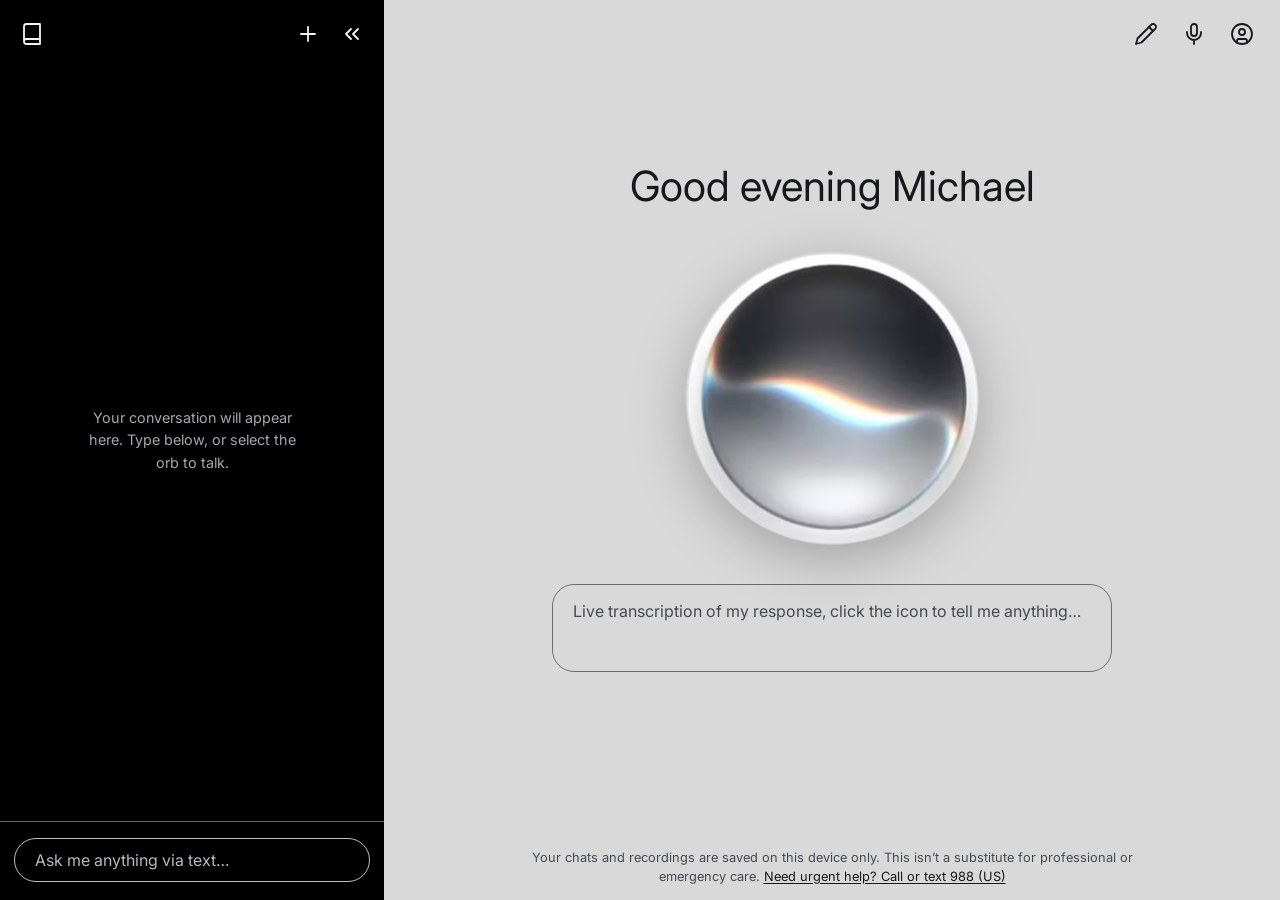
<file: web/index.html>
<!DOCTYPE html>
<html lang="en">
<head>
  <meta charset="UTF-8">
  <meta name="viewport" content="width=device-width, initial-scale=1, viewport-fit=cover">
  <title>AI Counselor</title>
  <link rel="preconnect" href="https://fonts.googleapis.com">
  <link rel="preconnect" href="https://fonts.gstatic.com" crossorigin>
  <link href="https://fonts.googleapis.com/css2?family=Inter:wght@400;500;600&display=swap" rel="stylesheet">
  <link rel="stylesheet" href="style.css">
</head>
<body data-mic-locked="false">

  <div id="app" class="app">

    <!-- ============ Chat panel (left) ============ -->
    <aside id="chat-panel" class="chat-panel" aria-label="Conversation">
      <div class="chat-inner">
        <header class="chat-head">
          <button id="history-btn" class="icon-btn" type="button"
                  aria-label="Show history" aria-controls="history" aria-expanded="false">
            <svg viewBox="0 0 24 24" aria-hidden="true"><path d="M4 19.5v-15A2.5 2.5 0 0 1 6.5 2H20v20H6.5a2.5 2.5 0 0 1 0-5H20"/></svg>
          </button>
          <div class="chat-head-actions">
            <button id="new-chat" class="icon-btn" type="button" aria-label="Start a new chat">
              <svg viewBox="0 0 24 24" aria-hidden="true"><path d="M12 5v14M5 12h14"/></svg>
            </button>
            <button id="chat-collapse" class="icon-btn" type="button" aria-label="Minimize chat">
              <svg viewBox="0 0 24 24" aria-hidden="true"><path d="m11 17-5-5 5-5M18 17l-5-5 5-5"/></svg>
            </button>
          </div>
        </header>

        <div id="thread" class="thread" role="log" aria-label="Messages"></div>

        <div class="chat-compose">
          <input id="message" type="text" placeholder="Ask me anything via text…"
                 aria-label="Type a message and press Enter to send"
                 autocomplete="off" enterkeyhint="send">
        </div>
      </div>
    </aside>

    <!-- Drag to resize (mouse, touch, or Left/Right arrow keys) -->
    <div id="resizer" class="resizer" role="separator" aria-orientation="vertical"
         aria-label="Resize chat panel" aria-controls="chat-panel"
         aria-valuemin="15" aria-valuemax="60" aria-valuenow="30" tabindex="0"></div>

    <!-- Mobile only: tap outside the chat panel to close it -->
    <div id="chat-scrim" class="chat-scrim"></div>

    <!-- ============ Stage (right) ============ -->
    <section id="stage" class="stage" aria-label="Talk">
      <div class="topbar">
        <button id="chat-toggle" class="icon-btn" type="button"
                aria-label="Open chat" aria-controls="chat-panel" aria-expanded="false">
          <svg viewBox="0 0 24 24" aria-hidden="true"><path d="M21 15a2 2 0 0 1-2 2H7l-4 4V5a2 2 0 0 1 2-2h14a2 2 0 0 1 2 2z"/></svg>
        </button>

        <div class="top-actions">
          <button id="bg-btn" class="icon-btn" type="button"
                  aria-label="Change background" aria-expanded="false" aria-controls="bg-panel">
            <svg viewBox="0 0 24 24" aria-hidden="true"><path d="M17 3a2.85 2.83 0 1 1 4 4L7.5 20.5 2 22l1.5-5.5Z"/><path d="m15 5 4 4"/></svg>
          </button>

          <button id="mic-lock" class="icon-btn mic-lock" type="button" role="switch" aria-checked="true"
                  aria-label="Allow microphone in this app"
                  title="Microphone is on. Select to turn it off for this app.">
            <svg class="icon-mic-on" viewBox="0 0 24 24" aria-hidden="true"><rect x="9" y="2" width="6" height="12" rx="3"/><path d="M19 10v1a7 7 0 0 1-14 0v-1M12 18v4"/></svg>
            <svg class="icon-mic-off" viewBox="0 0 24 24" aria-hidden="true"><path d="M15 9.3V5a3 3 0 0 0-5.9-.8M9 9v2a3 3 0 0 0 5.1 2.1M19 10v1a7 7 0 0 1-1.1 3.8M5 10v1a7 7 0 0 0 11.3 5.5M12 18v4M2 2l20 20"/></svg>
          </button>

          <button id="profile-btn" class="icon-btn" type="button" aria-disabled="true"
                  aria-label="Account and settings (coming soon)" title="Account and settings (coming soon)">
            <svg viewBox="0 0 24 24" aria-hidden="true"><circle cx="12" cy="12" r="10"/><circle cx="12" cy="10" r="3"/><path d="M7 20.662V19a2 2 0 0 1 2-2h6a2 2 0 0 1 2 2v1.662"/></svg>
          </button>
        </div>

        <div id="bg-panel" class="popover" role="dialog" aria-label="Background" hidden>
          <p class="pop-title">Background</p>
          <div id="bg-swatches" class="swatches"></div>
          <label class="color-row">
            <span>Custom color</span>
            <input id="bg-color" type="color" value="#d9d9d9">
          </label>
          <div class="pop-actions">
            <button id="bg-upload" class="btn" type="button">Upload image</button>
            <button id="bg-reset" class="btn" type="button">Reset</button>
          </div>
          <input id="bg-file" type="file" accept="image/png,image/jpeg,image/webp,image/gif" hidden>
          <p id="bg-note" class="pop-note" role="status">Your background is saved on this device only.</p>
        </div>
      </div>

      <main class="stage-main" data-user-name="Michael">
        <h1 id="greeting" class="greeting">Hello Michael</h1>

        <button id="mic" class="orb" type="button" aria-pressed="false" aria-label="Start recording">
          <img src="orb.png" alt="" width="300" height="300" draggable="false">
        </button>

        <div id="transcript" class="transcript is-placeholder">Live transcription of my response, click the icon to tell me anything…</div>
        <p id="status" class="status" role="status" aria-live="polite"></p>
      </main>

      <footer class="stage-foot">
        <p>Your chats and recordings are saved on this device only. This isn’t a substitute for professional or emergency care.
          <a href="https://988lifeline.org" target="_blank" rel="noopener">Need urgent help? Call or text 988 (US)</a></p>
      </footer>
    </section>
  </div>

  <!-- ============ History drawer ============ -->
  <div id="backdrop" class="backdrop"></div>
  <aside id="history" class="drawer" aria-label="History" aria-hidden="true" inert>
    <header class="drawer-head">
      <h2>History</h2>
      <div class="drawer-head-actions">
        <button id="export-btn" class="icon-btn" type="button" aria-label="Export history as a file" title="Export history">
          <svg viewBox="0 0 24 24" aria-hidden="true"><path d="M21 15v4a2 2 0 0 1-2 2H5a2 2 0 0 1-2-2v-4M7 10l5 5 5-5M12 15V3"/></svg>
        </button>
        <button id="history-close" class="icon-btn" type="button" aria-label="Close history">
          <svg viewBox="0 0 24 24" aria-hidden="true"><path d="M18 6 6 18M6 6l12 12"/></svg>
        </button>
      </div>
    </header>

    <div class="tabs" role="tablist" aria-label="History type">
      <button id="tab-chats" class="tab" type="button" role="tab" aria-selected="true" aria-controls="history-list">Chats</button>
      <button id="tab-recordings" class="tab" type="button" role="tab" aria-selected="false" aria-controls="history-list">Recordings</button>
    </div>

    <ul id="history-list" class="history-list" role="tabpanel"></ul>

    <p id="drawer-note" class="drawer-note" role="status"></p>
    <footer class="drawer-foot">
      <button id="edit-btn" class="btn" type="button">Edit</button>
      <button id="clear-btn" class="btn btn-danger" type="button">Clear all history</button>
    </footer>
  </aside>

  <script src="ui.js"></script>
  <script src="script.js"></script>
</body>
</html>
</file>
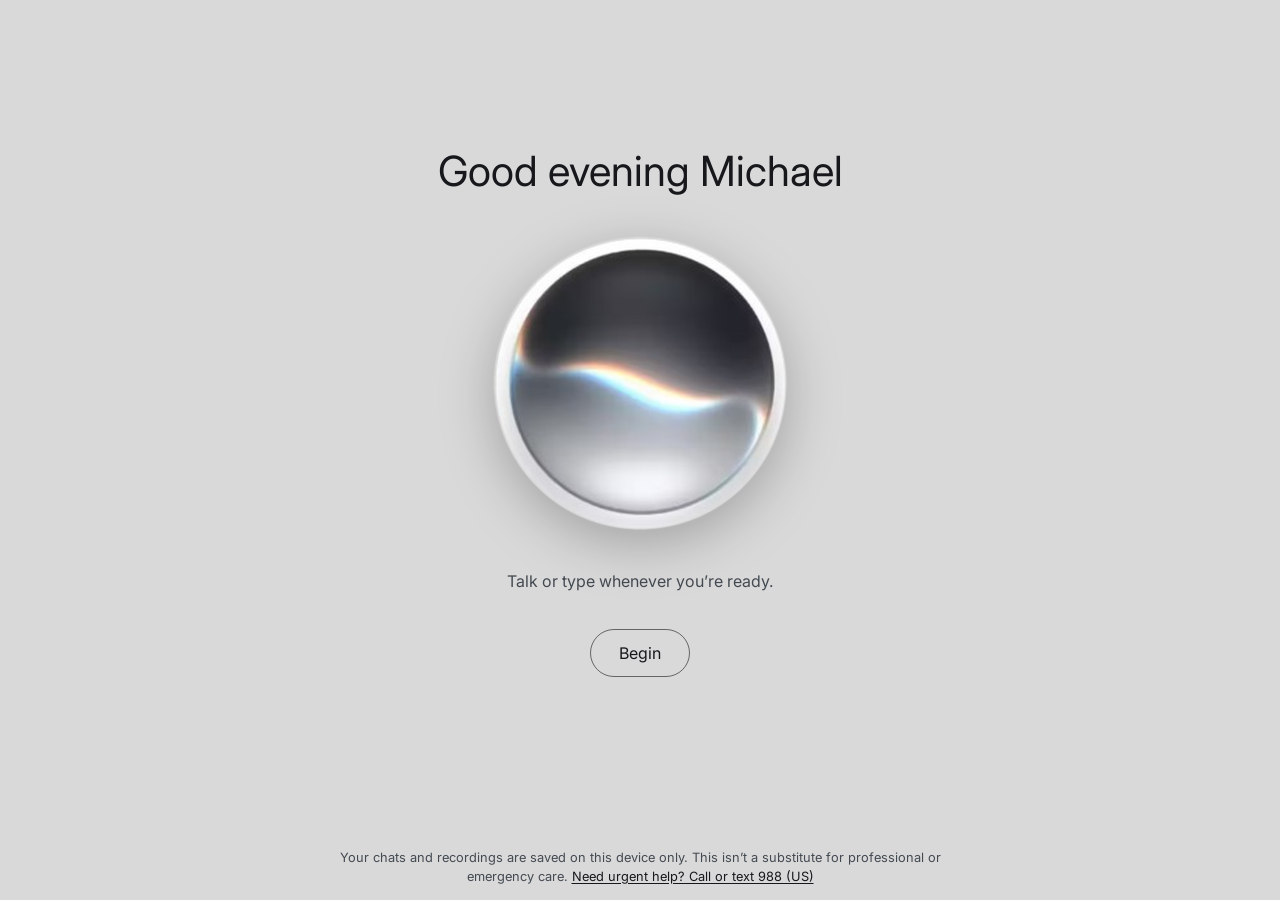
<file: web/homepage.html>
<!DOCTYPE html>
<html lang="en">
<head>
  <meta charset="UTF-8">
  <meta name="viewport" content="width=device-width, initial-scale=1, viewport-fit=cover">
  <title>Welcome · AI Counselor</title>
  <link rel="preconnect" href="https://fonts.googleapis.com">
  <link rel="preconnect" href="https://fonts.gstatic.com" crossorigin>
  <link href="https://fonts.googleapis.com/css2?family=Inter:wght@400;500;600&display=swap" rel="stylesheet">
  <link rel="stylesheet" href="style.css">
</head>
<body class="home">

  <!-- Same stage as the counselor page, so a saved background carries over -->
  <section id="stage" class="stage" aria-label="Welcome">
    <main class="stage-main" data-user-name="Michael">
      <h1 id="greeting" class="greeting">Hello Michael</h1>

      <a class="orb" href="index.html" aria-label="Begin a conversation">
        <img src="orb.png" alt="" width="300" height="300" draggable="false">
      </a>

      <p class="home-lead">Talk or type whenever you’re ready.</p>
      <a class="home-start" href="index.html">Begin</a>
    </main>

    <footer class="stage-foot">
      <p>Your chats and recordings are saved on this device only. This isn’t a substitute for professional or emergency care.
        <a href="https://988lifeline.org" target="_blank" rel="noopener">Need urgent help? Call or text 988 (US)</a></p>
    </footer>
  </section>

  <script src="ui.js"></script>
</body>
</html>
</file>
<file: web/style.css>
/* =====================================================================
   AI Counselor — styles
   1. Design tokens            5. Orb, transcript, status (stage)
   2. Base                     6. Popover (background picker)
   3. App layout               7. History drawer
   4. Chat panel               8. Homepage
                               9. Responsive and reduced motion
   ===================================================================== */


/* ---------- 1. Design tokens ----------
   Light tokens are the default (used by the popover). The chat panel and the
   history drawer redefine them as dark, matching the prototype's black panel. */
:root {
  --bg: #f4f4f2;
  --surface: #ffffff;
  --text: #1f2328;
  --muted: #5d636b;
  --border: #d8d8d4;
  --accent: #0070e0;
  --danger: #c2255c;
  --shadow: 0 1px 2px rgba(0,0,0,.06), 0 12px 36px rgba(0,0,0,.18);

  --bubble-user: #0070e0;           /* white text on this is 4.8:1 */
  --bubble-assistant: #6a6d71;      /* white text on this is 5.3:1 */

  --chat-frac: .3;                  /* chat panel width as a fraction of the window (set by ui.js) */
  --font: "Inter", system-ui, -apple-system, "Segoe UI", Roboto, sans-serif;
}

.chat-panel,
.drawer {
  --bg: #1d1f22;
  --surface: #0e0f10;
  --text: #f3f3f1;
  --muted: #a3a7ae;
  --border: #2d3035;
  --accent: #4aa3ff;
  --danger: #ff8aa8;
  color-scheme: dark;
}


/* ---------- 2. Base ---------- */
*, *::before, *::after { box-sizing: border-box; }

html, body { height: 100%; }

body {
  margin: 0;
  background: #000;
  color: var(--text);
  font-family: var(--font);
  -webkit-text-size-adjust: 100%;
}

button { font: inherit; }
[hidden] { display: none !important; }

.icon-btn {
  flex: none;
  position: relative;
  width: 44px;
  height: 44px;
  display: grid;
  place-items: center;
  padding: 0;
  border: 0;
  border-radius: 50%;
  background: transparent;
  color: var(--text);
  cursor: pointer;
  transition: background .2s ease, color .2s ease, opacity .2s ease;
  -webkit-tap-highlight-color: transparent;
}
.icon-btn:hover:not(:disabled) { background: color-mix(in srgb, currentColor 12%, transparent); }
.icon-btn:focus-visible { outline: 2px solid var(--accent); outline-offset: 2px; }
.icon-btn:disabled { opacity: .4; cursor: not-allowed; }
.icon-btn svg {
  width: 24px;
  height: 24px;
  fill: none;
  stroke: currentColor;
  stroke-width: 1.8;
  stroke-linecap: round;
  stroke-linejoin: round;
}

.btn {
  flex: 1;
  min-height: 44px;
  padding: 10px 14px;
  border: 1px solid var(--border);
  border-radius: 999px;
  background: transparent;
  color: var(--text);
  font-size: .9rem;
  cursor: pointer;
  transition: background .2s ease, border-color .2s ease, opacity .2s ease;
}
.btn:hover:not(:disabled) { background: var(--bg); }
.btn:focus-visible { outline: 2px solid var(--accent); outline-offset: 2px; }
.btn:disabled { opacity: .4; cursor: not-allowed; }
.btn-danger { color: var(--danger); border-color: color-mix(in srgb, var(--danger) 45%, var(--border)); }
.btn-danger:hover:not(:disabled) { background: color-mix(in srgb, var(--danger) 12%, transparent); }


/* ---------- 3. App layout: chat panel | divider | stage ---------- */
.app {
  display: flex;
  height: 100vh;
  height: 100svh;
  width: 100%;
  overflow: hidden;
}

.chat-panel {
  position: relative;
  flex: none;
  width: calc(var(--chat-frac) * 100vw);
  background: #000;
  color: var(--text);
  overflow: hidden;
  transition: width .28s ease;
}
.app.chat-collapsed .chat-panel { width: 0; }
.app.resizing .chat-panel { transition: none; }
.app.resizing { cursor: col-resize; user-select: none; -webkit-user-select: none; }
.app.will-collapse .chat-panel { opacity: .45; }

/* The divider sits on the seam between the panels */
.resizer {
  position: relative;
  flex: none;
  width: 12px;
  margin: 0 -6px;
  z-index: 6;
  cursor: col-resize;
  touch-action: none;
}
.resizer::after {
  content: "";
  position: absolute;
  top: 50%;
  left: 50%;
  width: 4px;
  height: 56px;
  border-radius: 4px;
  transform: translate(-50%, -50%);
  background: rgba(255,255,255,.55);
  box-shadow: 0 0 0 1px rgba(0,0,0,.25);
  opacity: 0;
  transition: opacity .2s ease;
}
.resizer:hover::after,
.resizer:focus-visible::after,
.app.resizing .resizer::after { opacity: 1; }
.resizer:focus-visible { outline: 2px solid #4aa3ff; outline-offset: -2px; }

.chat-scrim { display: none; }

.stage {
  --stage-bg: #d9d9d9;
  --fg: #16181c;
  --fg-muted: #444a52;
  --stage-danger: #c4122f;
  --stage-card: rgba(255,255,255,.55);

  position: relative;
  flex: 1;
  min-width: 0;
  display: flex;
  flex-direction: column;
  overflow-x: hidden;
  overflow-y: auto;
  color: var(--fg);
  background-color: var(--stage-bg);
  /* the first layer is a soft wash that keeps text readable over photos */
  background-image: linear-gradient(var(--stage-scrim, transparent), var(--stage-scrim, transparent)), var(--stage-image, none);
  background-size: cover;
  background-position: center;
  transition: background-color .3s ease;
}
.stage[data-bg="dark"] {
  --fg: #f6f6f4;
  --fg-muted: #cfd2d7;
  --stage-danger: #ff8f9f;
  --stage-card: rgba(0,0,0,.4);
}
.stage.has-image { --stage-scrim: rgba(255,255,255,.3); }
.stage.has-image[data-bg="dark"] { --stage-scrim: rgba(0,0,0,.38); }

.topbar {
  position: relative;
  z-index: 4;
  flex: none;
  display: flex;
  align-items: center;
  justify-content: space-between;
  min-height: 68px;
  padding: calc(12px + env(safe-area-inset-top, 0px)) 16px 12px;
}
.top-actions { display: flex; align-items: center; gap: 4px; margin-left: auto; }
.stage .icon-btn { color: var(--fg); }
.stage .icon-btn:focus-visible { outline-color: var(--fg); }

/* The chat button only appears while the chat is minimized */
.app:not(.chat-collapsed) #chat-toggle { display: none; }

.stage-main {
  flex: 1;
  min-height: 0;
  display: flex;
  flex-direction: column;
  align-items: center;
  justify-content: center;
  gap: clamp(18px, 4vh, 40px);
  padding: 4px 20px 20px;
}

.greeting {
  margin: 0;
  max-width: 100%;
  font-size: clamp(1.6rem, 3.3vw, 2.6rem);
  font-weight: 400;
  line-height: 1.2;
  text-align: center;
  overflow-wrap: anywhere;
}

.stage-foot {
  flex: none;
  padding: 8px 20px calc(14px + env(safe-area-inset-bottom, 0px));
  text-align: center;
  font-size: .8rem;
  line-height: 1.5;
  color: var(--fg-muted);
}
.stage-foot p { max-width: 640px; margin: 0 auto; }
.stage-foot a { color: var(--fg); text-underline-offset: 2px; }
.stage-foot a:focus-visible { outline: 2px solid var(--fg); outline-offset: 2px; border-radius: 3px; }

/* Microphone lock: red and crossed out when off */
.mic-lock .icon-mic-off { display: none; }
.mic-lock.is-off .icon-mic-on { display: none; }
.mic-lock.is-off .icon-mic-off { display: block; }
.stage .mic-lock.is-off { color: var(--stage-danger); }
.mic-lock.nudge { animation: nudge .6s ease; }
@keyframes nudge {
  0%, 100% { transform: none; }
  20%, 60% { transform: translateX(-4px); }
  40%, 80% { transform: translateX(4px); }
}


/* ---------- 4. Chat panel ---------- */
.chat-inner {
  width: calc(var(--chat-frac) * 100vw);   /* fixed, so content clips instead of reflowing while it animates */
  height: 100%;
  display: flex;
  flex-direction: column;
  padding-top: env(safe-area-inset-top, 0px);
  padding-bottom: env(safe-area-inset-bottom, 0px);
}

.chat-head {
  flex: none;
  display: flex;
  align-items: center;
  justify-content: space-between;
  padding: 12px 10px 4px;
}
.chat-head-actions { display: flex; align-items: center; }

.thread {
  flex: 1;
  min-height: 0;
  display: flex;
  flex-direction: column;
  gap: 12px;
  padding: 12px 14px;
  overflow-y: auto;
  overscroll-behavior: contain;
}
.thread-empty {
  margin: auto;
  padding: 0 12px;
  max-width: 28ch;
  text-align: center;
  font-size: .9rem;
  line-height: 1.55;
  color: var(--muted);
}

.bubble {
  width: fit-content;
  max-width: 88%;
  padding: 12px 18px;
  border-radius: 22px;
  color: #fff;
  font-size: .95rem;
  line-height: 1.45;
  overflow-wrap: anywhere;
  white-space: pre-wrap;
  animation: bubble-in .25s ease;
}
.bubble-user { align-self: flex-end; background: var(--bubble-user); border-bottom-right-radius: 7px; }
.bubble-assistant { align-self: flex-start; background: var(--bubble-assistant); border-bottom-left-radius: 7px; }
.bubble-voice { display: inline-flex; align-items: center; gap: 8px; }
.bubble-voice svg { width: 18px; height: 18px; flex: none; fill: none; stroke: currentColor; stroke-width: 1.8; stroke-linecap: round; stroke-linejoin: round; }
@keyframes bubble-in { from { opacity: 0; transform: translateY(6px); } }

.chat-compose {
  flex: none;
  padding: 16px 14px 18px;
  border-top: 1px solid rgba(255,255,255,.4);
}
.chat-compose input {
  width: 100%;
  min-height: 44px;
  padding: 10px 20px;
  border: 1px solid rgba(255,255,255,.75);
  border-radius: 999px;
  background: transparent;
  color: #fff;
  font: inherit;
  font-size: 1rem;           /* 16px stops iOS from zooming the page on focus */
  transition: border-color .2s ease, box-shadow .2s ease;
}
.chat-compose input::placeholder { color: #b4b8bf; }
.chat-compose input:focus-visible { outline: none; border-color: var(--accent); box-shadow: 0 0 0 2px var(--accent); }


/* ---------- 5. Orb, transcript, status ---------- */
.orb {
  --orb-size: clamp(170px, 36vmin, 300px);
  flex: none;
  width: var(--orb-size);
  height: var(--orb-size);
  padding: 0;
  border: 0;
  border-radius: 50%;
  background: none;
  cursor: pointer;
  filter: drop-shadow(0 14px 26px rgba(0,0,0,.25));
  transition: transform .4s cubic-bezier(.3,.7,.2,1), filter .3s ease, opacity .3s ease;
  -webkit-tap-highlight-color: transparent;
}
.orb img {
  display: block;
  width: 100%;
  height: 100%;
  border-radius: 50%;
  pointer-events: none;
  user-select: none;
  -webkit-user-drag: none;
}
.orb:hover { transform: scale(1.03); }
.orb:active { transform: scale(.97); }
.orb:focus-visible { outline: 3px solid var(--fg); outline-offset: 8px; }

/* Recording: the orb shrinks. Its layout box stays the same so nothing jumps. */
.orb.listening,
.orb.listening:hover,
.orb.listening:active { transform: scale(.66); }

/* Microphone locked: the orb looks switched off */
body[data-mic-locked="true"] .orb { filter: grayscale(1) drop-shadow(0 14px 26px rgba(0,0,0,.2)); opacity: .55; }

.transcript {
  width: min(560px, 100%);
  min-height: 5.5rem;
  max-height: 30vh;
  padding: 14px 20px;
  border: 1px solid color-mix(in srgb, var(--fg) 55%, transparent);
  border-radius: 22px;
  color: var(--fg);
  font-size: 1rem;
  line-height: 1.5;
  text-align: left;
  overflow: auto;
  overflow-wrap: anywhere;
}
.transcript.is-placeholder { color: var(--fg-muted); }
.stage.has-image .transcript { background: var(--stage-card); }

.status {
  min-height: 2.8em;                 /* room for two lines so the layout never jumps */
  max-width: 560px;
  margin: calc(-1 * clamp(6px, 2vh, 20px)) 0 0;
  font-size: .9rem;
  line-height: 1.4;
  text-align: center;
  color: var(--fg-muted);
}


/* ---------- 6. Popover (background picker) ---------- */
.popover {
  position: absolute;
  top: calc(100% - 4px);
  right: 16px;
  width: min(300px, calc(100vw - 32px));
  padding: 16px;
  background: #fff;
  color: #1f2328;
  border: 1px solid #d8d8d4;
  border-radius: 16px;
  box-shadow: var(--shadow);
  z-index: 8;
  --bg: #f1f1ee;
}
.pop-title { margin: 0 0 12px; font-size: .95rem; font-weight: 600; }
.swatches { display: grid; grid-template-columns: repeat(6, 1fr); gap: 8px; }
.swatch {
  aspect-ratio: 1;
  min-height: 36px;
  padding: 0;
  border: 1px solid rgba(0,0,0,.25);
  border-radius: 50%;
  background: var(--c);
  cursor: pointer;
}
.swatch:hover { transform: scale(1.06); }
.swatch:focus-visible { outline: 2px solid var(--accent); outline-offset: 2px; }
.swatch[aria-pressed="true"] { outline: 2px solid var(--accent); outline-offset: 2px; }
.color-row {
  display: flex;
  align-items: center;
  justify-content: space-between;
  gap: 12px;
  margin: 14px 0;
  font-size: .9rem;
}
.color-row input[type="color"] {
  width: 56px;
  height: 36px;
  padding: 2px;
  border: 1px solid #d8d8d4;
  border-radius: 10px;
  background: #fff;
  cursor: pointer;
}
.color-row input[type="color"]:focus-visible { outline: 2px solid var(--accent); outline-offset: 2px; }
.pop-actions { display: flex; gap: 8px; }
.pop-note { margin: 12px 0 0; font-size: .8rem; line-height: 1.4; color: #5d636b; }


/* ---------- 7. History drawer ---------- */
.backdrop {
  position: fixed;
  inset: 0;
  background: rgba(0,0,0,.4);
  opacity: 0;
  pointer-events: none;
  transition: opacity .25s ease;
  z-index: 40;
}
.backdrop.open { opacity: 1; pointer-events: auto; }

.drawer {
  position: fixed;
  top: 0;
  bottom: 0;
  left: 0;
  width: min(400px, 100vw);
  display: flex;
  flex-direction: column;
  background: var(--surface);
  color: var(--text);
  border-right: 1px solid var(--border);
  box-shadow: var(--shadow);
  transform: translateX(-100%);
  visibility: hidden;                 /* a closed drawer must not leak its shadow into the page */
  transition: transform .28s ease, visibility 0s .28s;
  padding-top: env(safe-area-inset-top, 0px);
  padding-bottom: env(safe-area-inset-bottom, 0px);
  z-index: 41;
}
.drawer.open { transform: none; visibility: visible; transition: transform .28s ease, visibility 0s; }

.drawer-head {
  display: flex;
  align-items: center;
  justify-content: space-between;
  padding: 10px 10px 10px 22px;
}
.drawer-head h2 { margin: 0; font-size: 1.25rem; font-weight: 500; }
.drawer-head-actions { display: flex; align-items: center; }

.tabs { display: flex; gap: 6px; padding: 4px 14px 10px; border-bottom: 1px solid var(--border); }
.tab {
  flex: 1;
  min-height: 40px;
  padding: 8px 12px;
  border: 0;
  border-radius: 999px;
  background: transparent;
  color: var(--muted);
  font-size: .9rem;
  cursor: pointer;
  transition: background .2s ease, color .2s ease;
}
.tab:hover { color: var(--text); }
.tab[aria-selected="true"] { background: var(--bg); color: var(--text); font-weight: 500; }
.tab:focus-visible { outline: 2px solid var(--accent); outline-offset: 2px; }

.history-list {
  flex: 1;
  margin: 0;
  padding: 8px 12px;
  list-style: none;
  overflow-y: auto;
}
.empty {
  padding: 40px 16px;
  text-align: center;
  color: var(--muted);
  font-size: .95rem;
  line-height: 1.5;
}

/* Entries */
.entry {
  display: flex;
  gap: 12px;
  padding: 14px 10px;
  border-radius: 12px;
  border-bottom: 1px solid var(--border);
}
.entry:last-child { border-bottom: 0; }
.editing .entry { cursor: pointer; }
.editing .entry:hover { background: var(--bg); }
.entry.selected { background: color-mix(in srgb, var(--accent) 16%, transparent); }

.entry .check { display: none; flex: none; padding-top: 2px; }
.editing .entry .check { display: block; }
.check input {
  width: 18px;
  height: 18px;
  margin: 0;
  accent-color: var(--accent);
  pointer-events: none;   /* the whole row is the click target */
}

.entry-body { flex: 1; min-width: 0; }
.entry-text {
  display: -webkit-box;
  -webkit-line-clamp: 3;
  -webkit-box-orient: vertical;
  overflow: hidden;
  margin: 0 0 4px;
  line-height: 1.45;
  overflow-wrap: anywhere;
}
.entry time { font-size: .8rem; color: var(--muted); }

/* A chat row is one button that opens the chat */
.chat-open {
  display: block;
  width: 100%;
  padding: 2px 0;
  border: 0;
  border-radius: 8px;
  background: transparent;
  color: inherit;
  text-align: left;
  cursor: pointer;
}
.chat-open:focus-visible { outline: 2px solid var(--accent); outline-offset: 4px; }
.chat-open:hover .entry-text { text-decoration: underline; text-underline-offset: 3px; }
.editing .chat-open:hover .entry-text { text-decoration: none; }
.chat-meta { margin-left: 8px; font-size: .8rem; color: var(--muted); }

/* Audio clips */
.clip {
  display: flex;
  align-items: center;
  gap: 10px;
  margin: 0 0 8px;
  padding: 6px 12px 6px 6px;
  background: var(--bg);
  border-radius: 999px;
}
.play {
  flex: none;
  width: 36px;
  height: 36px;
  display: grid;
  place-items: center;
  border: 0;
  border-radius: 50%;
  background: var(--accent);
  color: #06121f;
  cursor: pointer;
}
.play:focus-visible { outline: 2px solid var(--text); outline-offset: 2px; }
.play svg { width: 14px; height: 14px; }

.wave {
  flex: 1;
  height: 28px;
  display: flex;
  align-items: center;
  gap: 2px;
  min-width: 0;
}
.wave span {
  flex: 1;
  min-width: 1px;
  border-radius: 2px;
  background: var(--muted);
  opacity: .6;
  transition: opacity .15s ease, background .15s ease;
}
.wave span.played { background: var(--accent); opacity: 1; }

.dur {
  flex: none;
  min-width: 2.4em;
  text-align: right;
  font-size: .8rem;
  font-variant-numeric: tabular-nums;
  color: var(--muted);
}

.drawer-note { min-height: 1.4em; margin: 0; padding: 4px 18px 0; font-size: .85rem; color: var(--muted); }
.drawer-foot { display: flex; gap: 10px; padding: 10px 16px 14px; }


/* ---------- 8. Homepage ---------- */
.home { overflow: auto; }
.home .stage { min-height: 100vh; min-height: 100svh; }
.home-start {
  display: inline-flex;
  align-items: center;
  justify-content: center;
  min-height: 48px;
  padding: 12px 28px;
  border: 1px solid color-mix(in srgb, var(--fg) 60%, transparent);
  border-radius: 999px;
  color: var(--fg);
  font-size: 1rem;
  text-decoration: none;
  transition: background .2s ease;
}
.home-start:hover { background: color-mix(in srgb, var(--fg) 10%, transparent); }
.home-start:focus-visible { outline: 3px solid var(--fg); outline-offset: 4px; }
.home .orb { display: block; }
.home-lead { margin: 0; max-width: 36ch; text-align: center; line-height: 1.5; color: var(--fg-muted); }


/* ---------- 9. Responsive and reduced motion ---------- */

/* Tablets and phones: the chat becomes a slide-over opened from the top-left button */
@media (max-width: 860px) {
  .resizer { display: none; }

  .chat-panel {
    position: fixed;
    top: 0;
    bottom: 0;
    left: 0;
    width: min(88vw, 380px);
    z-index: 30;
    box-shadow: 0 0 40px rgba(0,0,0,.5);
    transition: transform .28s ease, visibility 0s;
  }
  .chat-inner { width: 100%; }
  .app.chat-collapsed .chat-panel {
    width: min(88vw, 380px);
    transform: translateX(-100%);
    visibility: hidden;
    transition: transform .28s ease, visibility 0s .28s;
  }

  .chat-scrim {
    display: block;
    position: fixed;
    inset: 0;
    z-index: 29;
    background: rgba(0,0,0,.45);
    opacity: 0;
    pointer-events: none;
    transition: opacity .25s ease;
  }
  .app:not(.chat-collapsed) .chat-scrim { opacity: 1; pointer-events: auto; }

  .popover { right: 12px; }
}

@media (max-height: 560px) {
  .stage-main { gap: 14px; }
  .orb { --orb-size: clamp(120px, 30vmin, 220px); }
  .transcript { min-height: 4rem; }
}

@media (prefers-reduced-motion: reduce) {
  .chat-panel, .drawer, .drawer.open, .backdrop, .chat-scrim, .stage, .resizer::after { transition: none; }
  .bubble { animation: none; }
  .mic-lock.nudge { animation: none; }
  .orb { transition-duration: .01s; }
}
</file>
